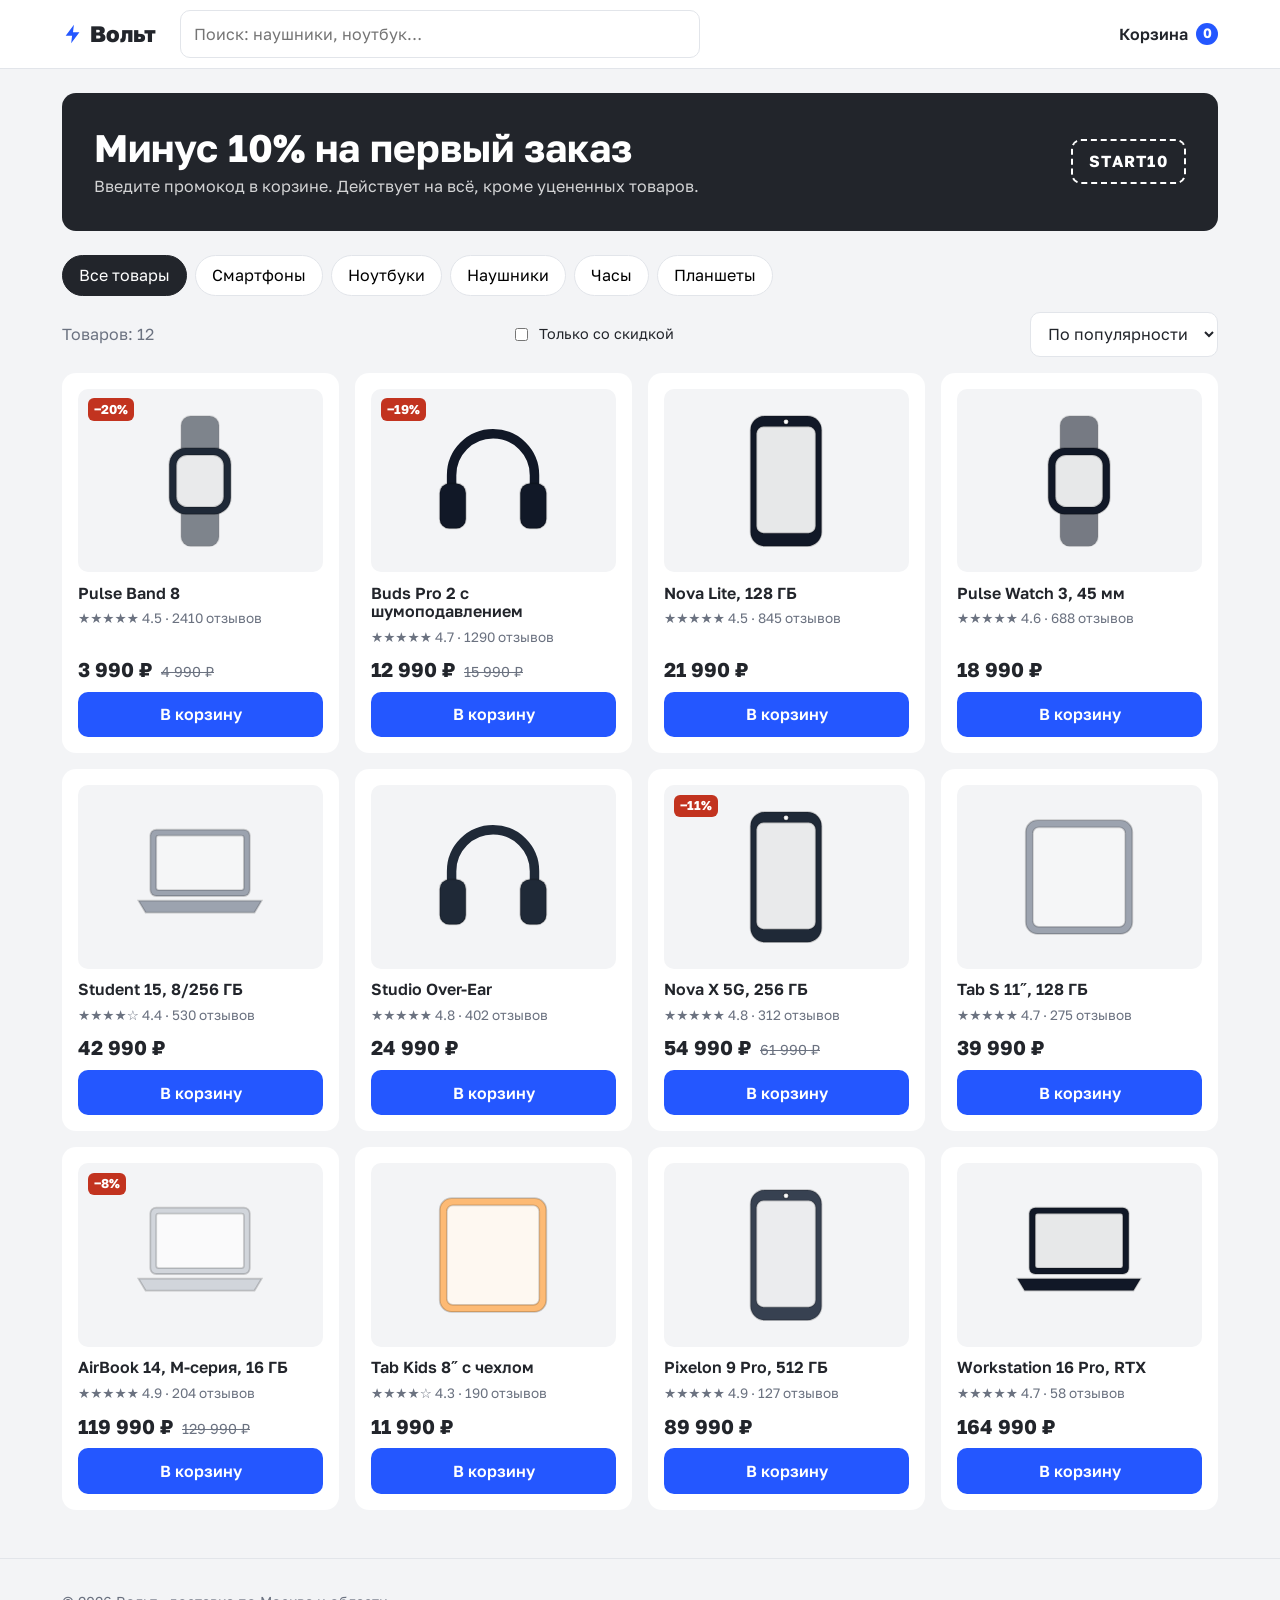
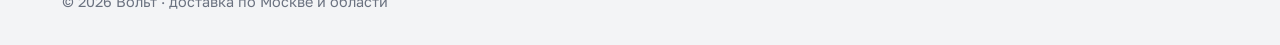
<file: index.html>
<!doctype html>
<html lang="ru">
<head>
<meta charset="utf-8">
<meta name="viewport" content="width=device-width, initial-scale=1">
<link rel="preconnect" href="https://fonts.googleapis.com">
<link rel="preconnect" href="https://fonts.gstatic.com" crossorigin>
<link href="https://fonts.googleapis.com/css2?family=Golos+Text:wght@400;600;700;800&display=swap" rel="stylesheet">
<link rel="stylesheet" href="css/style.css">
<title>Вольт — электроника с доставкой завтра</title>
<meta name="description" content="Смартфоны, ноутбуки, наушники и часы. Доставка завтра, бесплатно от 30 000 ₽.">
</head>
<body>
<main class="wrap">
  <section class="promo">
    <div><h1>Минус 10% на первый заказ</h1><p>Введите промокод в корзине. Действует на всё, кроме уцененных товаров.</p></div>
    <span class="code">START10</span>
  </section>
  <div class="chips" id="chips" role="group" aria-label="Категории"></div>
  <div class="bar">
    <span id="count"></span>
    <label style="display:flex;align-items:center;gap:.5rem;color:var(--ink)"><input type="checkbox" id="saleOnly" style="width:auto"> Только со скидкой</label>
    <select id="sort" aria-label="Сортировка">
      <option value="popular">По популярности</option><option value="cheap">Сначала дешевле</option>
      <option value="expensive">Сначала дороже</option><option value="rating">По рейтингу</option>
    </select>
  </div>
  <div class="grid" id="grid"></div>
</main>
<script src="js/products.js"></script>
<script src="js/store.js"></script>
<script src="js/catalog.js"></script>
</body>
</html>
</file>
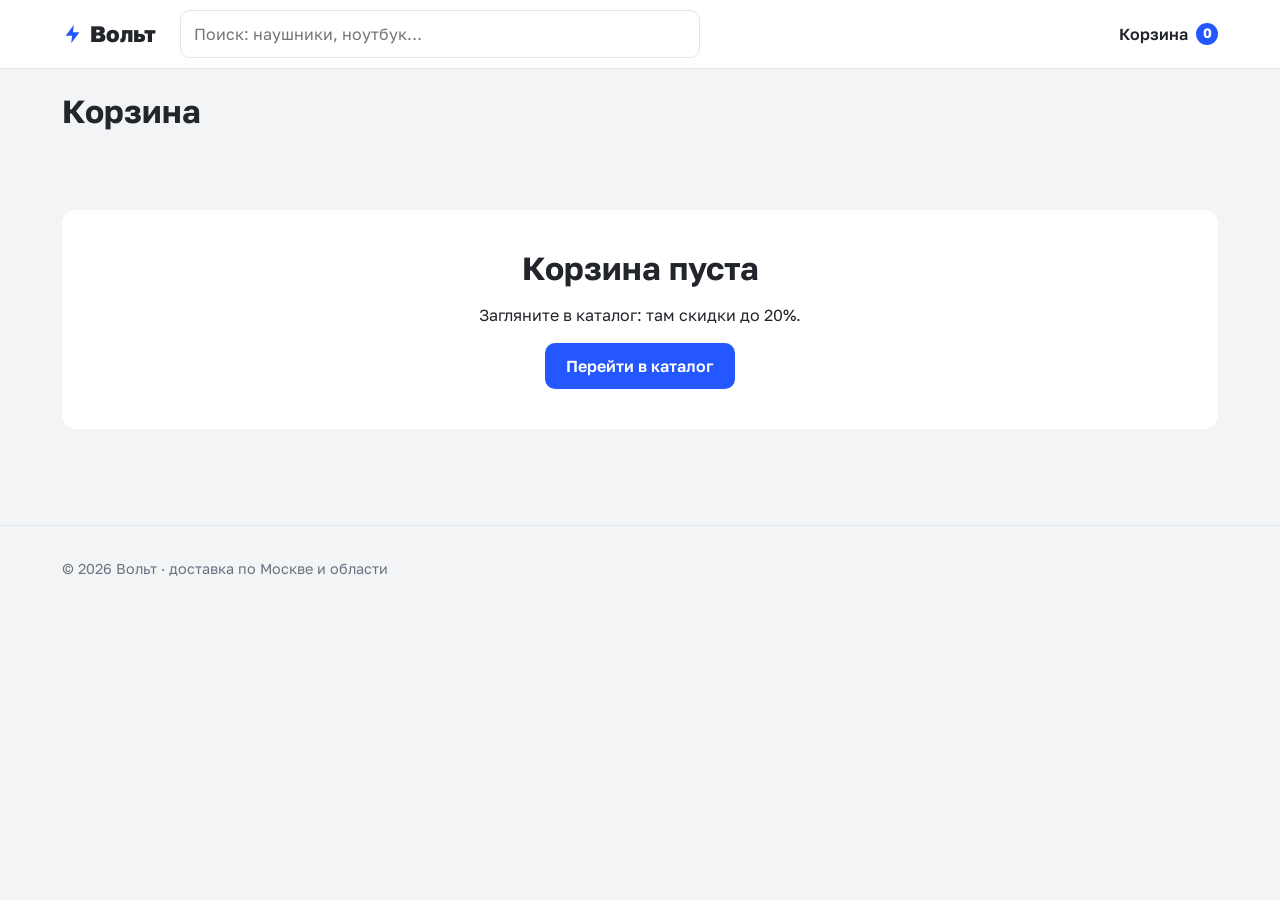
<file: cart.html>
<!doctype html>
<html lang="ru">
<head>
<meta charset="utf-8">
<meta name="viewport" content="width=device-width, initial-scale=1">
<link rel="preconnect" href="https://fonts.googleapis.com">
<link rel="preconnect" href="https://fonts.gstatic.com" crossorigin>
<link href="https://fonts.googleapis.com/css2?family=Golos+Text:wght@400;600;700;800&display=swap" rel="stylesheet">
<link rel="stylesheet" href="css/style.css">
<title>Корзина — Вольт</title>
</head>
<body>
<main class="wrap">
  <h1 style="padding-top:1.5rem">Корзина</h1>
  <div class="cart" id="cart">
    <div class="lines" id="lines"></div>
    <aside class="summary">
      <div class="row"><span>Товары</span><span id="sum"></span></div>
      <div class="row" id="discountRow" hidden><span>Скидка</span><span id="discount"></span></div>
      <div class="row"><span>Доставка</span><span id="delivery"></span></div>
      <p class="msg" id="freeHint"></p>
      <div class="row total"><span>Итого</span><span id="total"></span></div>
      <div class="promo-row"><input id="promo" placeholder="Промокод" aria-label="Промокод"><button class="btn sec" type="button" id="applyPromo">Применить</button></div>
      <p class="msg" id="promoMsg" role="status"></p>
      <form class="checkout" id="checkout" novalidate>
        <div class="radio-row" role="radiogroup" aria-label="Способ получения">
          <label><input type="radio" name="delivery" value="courier" checked> Курьер</label>
          <label><input type="radio" name="delivery" value="pickup"> Самовывоз</label>
        </div>
        <label>Имя<input name="name" autocomplete="name"></label>
        <label>Телефон<input name="phone" type="tel" autocomplete="tel" placeholder="+7 (___) ___-__-__"></label>
        <label id="addressField">Адрес<input name="address" autocomplete="street-address" placeholder="Улица, дом, квартира"></label>
        <button class="btn" type="submit">Оформить заказ</button>
        <p class="msg" id="orderMsg" role="alert"></p>
      </form>
    </aside>
  </div>
</main>
<script src="js/products.js"></script>
<script src="js/store.js"></script>
<script src="js/cart.js"></script>
</body>
</html>
</file>
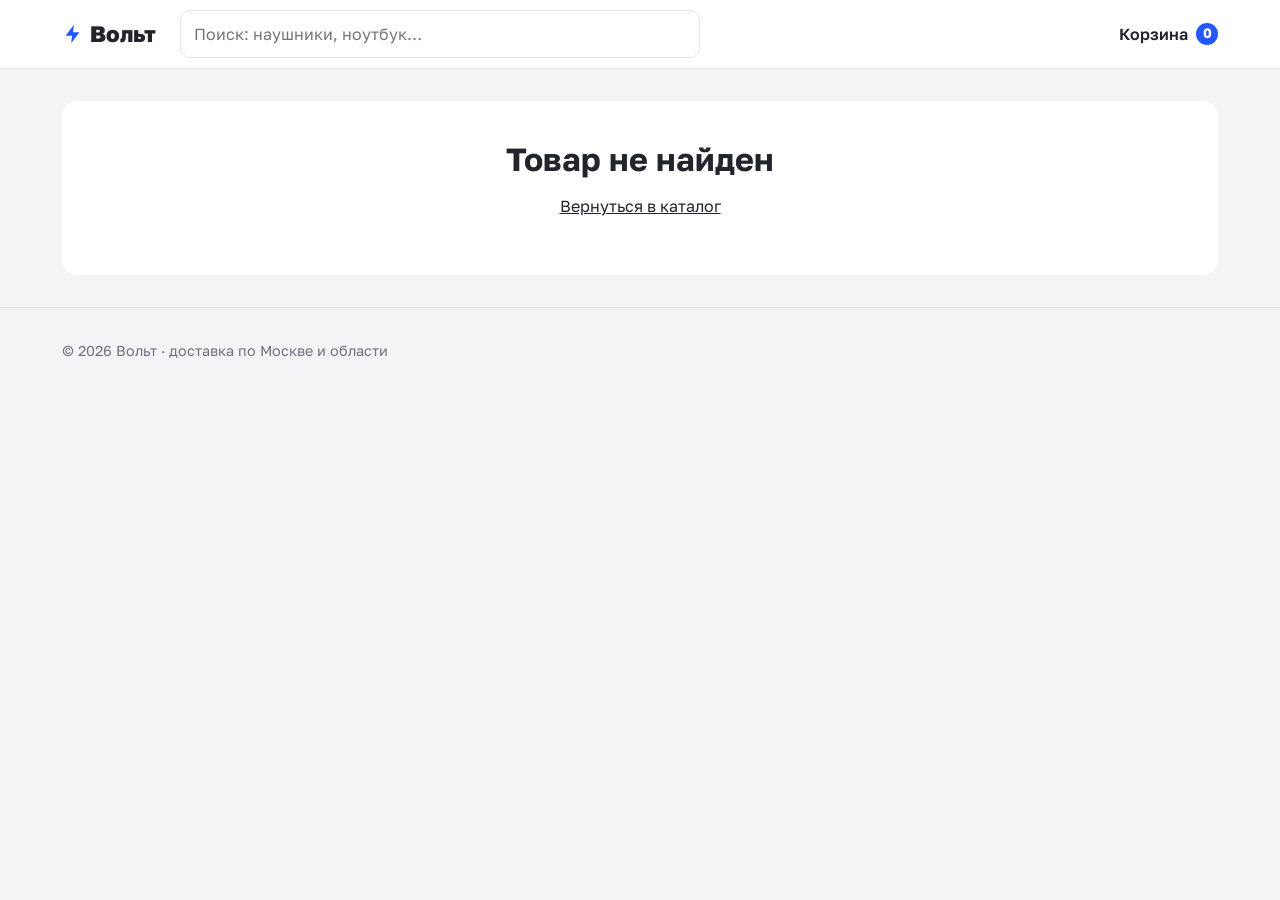
<file: product.html>
<!doctype html>
<html lang="ru">
<head>
<meta charset="utf-8">
<meta name="viewport" content="width=device-width, initial-scale=1">
<link rel="preconnect" href="https://fonts.googleapis.com">
<link rel="preconnect" href="https://fonts.gstatic.com" crossorigin>
<link href="https://fonts.googleapis.com/css2?family=Golos+Text:wght@400;600;700;800&display=swap" rel="stylesheet">
<link rel="stylesheet" href="css/style.css">
<title>Товар — Вольт</title>
</head>
<body>
<main class="wrap" id="product"></main>
<script src="js/products.js"></script>
<script src="js/store.js"></script>
<script src="js/product.js"></script>
</body>
</html>
</file>
<file: css/style.css>
:root{--ink:#22252B;--muted:#6B7280;--bg:#F3F4F6;--card:#fff;--blue:#2457FF;--blue-d:#1A3FCC;--line:#E2E5EA;--ok:#16794C;--err:#C2331F;--r:14px}
*{box-sizing:border-box}
body{margin:0;font:16px/1.55 "Golos Text",system-ui,sans-serif;color:var(--ink);background:var(--bg)}
h1,h2,h3{line-height:1.15;margin:0 0 .5em;font-weight:700}
a{color:inherit}
:focus-visible{outline:3px solid var(--blue);outline-offset:2px}
.wrap{max-width:1220px;margin:0 auto;padding:0 clamp(1rem,3vw,2rem)}
.btn{display:inline-flex;justify-content:center;align-items:center;gap:.4rem;border:0;border-radius:10px;padding:.8em 1.3em;background:var(--blue);color:#fff;font:600 1rem "Golos Text",sans-serif;cursor:pointer;text-decoration:none}
.btn:hover{background:var(--blue-d)}
.btn.sec{background:#fff;color:var(--ink);border:1px solid var(--line)}
.btn[disabled]{opacity:.5;cursor:not-allowed}
input,select,textarea{font:inherit;padding:.65em .8em;border:1px solid var(--line);border-radius:10px;background:#fff;color:var(--ink);width:100%}
label{display:grid;gap:.3rem;font-size:.9rem;color:var(--muted)}

.top{background:#fff;border-bottom:1px solid var(--line);position:sticky;top:0;z-index:10}
.top .wrap{display:flex;align-items:center;gap:1.5rem;height:68px}
.logo{font-weight:800;font-size:1.4rem;text-decoration:none;display:flex;align-items:center;gap:.4rem}
.logo svg{width:22px;height:22px}
.top form{flex:1;max-width:520px}
.cart-link{margin-left:auto;text-decoration:none;font-weight:600;display:flex;align-items:center;gap:.5rem}
.cart-link b{background:var(--blue);color:#fff;border-radius:99px;min-width:1.6em;text-align:center;font-size:.85rem;padding:.05em .45em}

.promo{background:var(--ink);color:#fff;border-radius:var(--r);padding:2rem;margin:1.5rem 0;display:flex;justify-content:space-between;align-items:center;gap:2rem;flex-wrap:wrap}
.promo h1{font-size:clamp(1.6rem,3.5vw,2.4rem);margin:0}
.promo p{margin:.3rem 0 0;opacity:.8}
.code{border:2px dashed #fff;border-radius:10px;padding:.5em 1em;font-weight:700;letter-spacing:.08em}

.chips{display:flex;flex-wrap:wrap;gap:.5rem;margin-bottom:1rem}
.chip{border:1px solid var(--line);background:#fff;border-radius:99px;padding:.45em 1em;cursor:pointer;font:inherit}
.chip[aria-pressed="true"]{background:var(--ink);color:#fff;border-color:var(--ink)}
.bar{display:flex;justify-content:space-between;align-items:center;gap:1rem;flex-wrap:wrap;margin-bottom:1rem;color:var(--muted)}
.bar select{width:auto}
.grid{display:grid;grid-template-columns:repeat(auto-fill,minmax(230px,1fr));gap:1rem;margin-bottom:3rem}
.p-card{background:var(--card);border-radius:var(--r);padding:1rem;display:flex;flex-direction:column;gap:.4rem;position:relative}
.p-card .pic{background:var(--bg);border-radius:10px;aspect-ratio:4/3;display:grid;place-items:center}
.pic svg{width:58%;height:auto}
.p-card h3{font-size:1rem;font-weight:600;margin:.3rem 0 0}
.p-card h3 a{text-decoration:none}
.p-card h3 a::after{content:"";position:absolute;inset:0}
.rating{font-size:.85rem;color:var(--muted)}
.prices{display:flex;align-items:baseline;gap:.5rem;margin-top:auto}
.prices b{font-size:1.25rem}
.prices s{color:var(--muted);font-size:.9rem}
.p-card .btn{position:relative;z-index:1}
.sale{position:absolute;top:1.6rem;left:1.6rem;background:var(--err);color:#fff;font-size:.8rem;font-weight:700;border-radius:6px;padding:.1em .5em}
.empty{grid-column:1/-1;background:#fff;border-radius:var(--r);padding:2.5rem;text-align:center}

.product{display:grid;grid-template-columns:1.1fr 1fr;gap:2.5rem;padding:2rem 0 3rem}
.gallery{background:#fff;border-radius:var(--r);display:grid;place-items:center;aspect-ratio:1}
.gallery svg{width:55%}
.swatches{display:flex;gap:.6rem;margin:.5rem 0 1.2rem}
.swatch{width:38px;height:38px;border-radius:50%;border:3px solid #fff;box-shadow:0 0 0 1px var(--line);cursor:pointer}
.swatch[aria-pressed="true"]{box-shadow:0 0 0 2px var(--blue)}
.buy{background:#fff;border-radius:var(--r);padding:1.5rem;margin:1.2rem 0}
.buy .prices b{font-size:2rem}
.qty{display:inline-flex;align-items:center;border:1px solid var(--line);border-radius:10px;overflow:hidden}
.qty button{width:40px;height:42px;border:0;background:#fff;font-size:1.2rem;cursor:pointer}
.qty span{min-width:2.5rem;text-align:center;font-weight:600}
.buy-row{display:flex;gap:1rem;align-items:center;margin-top:1rem;flex-wrap:wrap}
.specs{width:100%;border-collapse:collapse;background:#fff;border-radius:var(--r);overflow:hidden}
.specs td{padding:.7rem 1rem;border-bottom:1px solid var(--line)}
.specs td:first-child{color:var(--muted);width:45%}
.crumbs{font-size:.9rem;color:var(--muted);padding-top:1.5rem}

.cart{display:grid;grid-template-columns:1fr 360px;gap:2rem;align-items:start;padding:2rem 0 4rem}
.lines{background:#fff;border-radius:var(--r);padding:.5rem 1.5rem}
.line{display:grid;grid-template-columns:80px 1fr auto auto;gap:1rem;align-items:center;padding:1rem 0;border-bottom:1px solid var(--line)}
.line:last-child{border-bottom:0}
.line .pic{background:var(--bg);border-radius:10px;aspect-ratio:1;display:grid;place-items:center}
.line .pic svg{width:60%}
.remove{background:none;border:0;color:var(--muted);cursor:pointer;text-decoration:underline;font:inherit;font-size:.85rem;padding:0}
.summary{background:#fff;border-radius:var(--r);padding:1.5rem;position:sticky;top:90px}
.summary .row{display:flex;justify-content:space-between;margin:.4rem 0}
[hidden]{display:none!important}
.summary .total{font-size:1.4rem;font-weight:700;border-top:1px solid var(--line);padding-top:.8rem;margin-top:.8rem}
.promo-row{display:flex;gap:.5rem;margin:1rem 0}
.msg{min-height:1.2em;font-size:.9rem;margin:.3rem 0}
.msg.ok{color:var(--ok)}.msg.err{color:var(--err)}
.checkout{display:grid;gap:.8rem;margin-top:1rem}
.radio-row{display:flex;gap:.5rem}
.radio-row label{flex:1;display:flex;align-items:center;gap:.4rem;border:1px solid var(--line);border-radius:10px;padding:.6em .8em;color:var(--ink);cursor:pointer}
.radio-row input{width:auto}
.done{background:#fff;border-radius:var(--r);padding:2.5rem;text-align:center;margin:2rem 0}
footer{color:var(--muted);font-size:.9rem;padding:2rem 0;border-top:1px solid var(--line)}

@media (max-width:860px){
  .product,.cart{grid-template-columns:1fr}
  .top form{display:none}
  .summary{position:static}
  .line{grid-template-columns:64px 1fr;}
}
</file>
